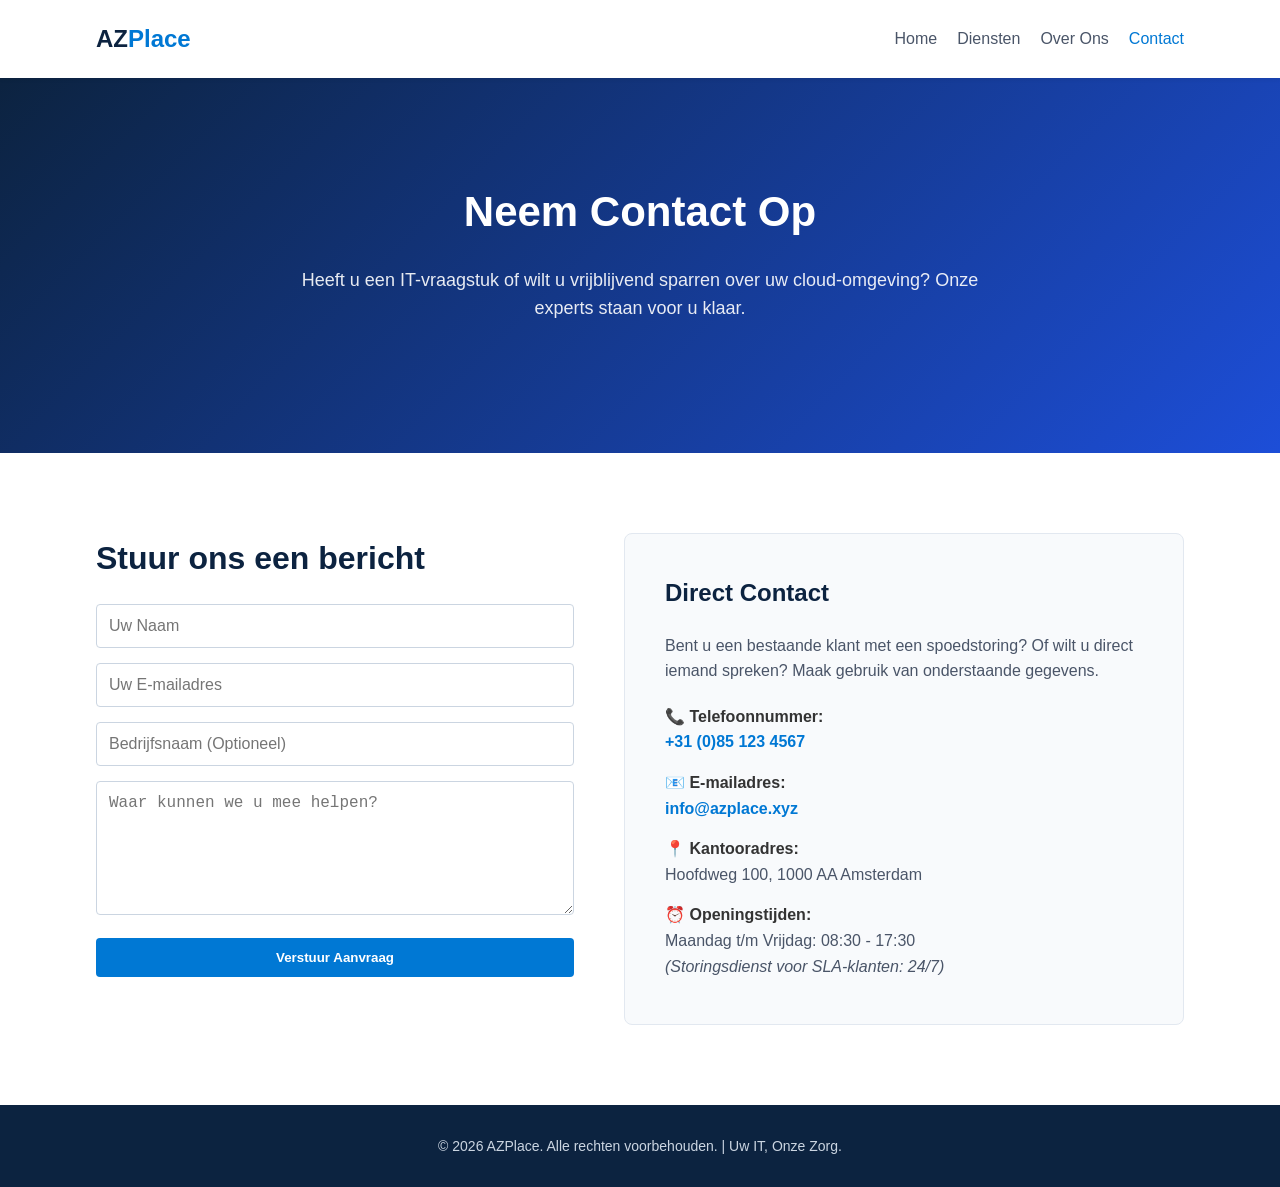
<file: .github/workflows/contact.html>
<!DOCTYPE html>
<html lang="nl">
<head>
    <meta charset="UTF-8">
    <meta name="viewport" content="width=device-width, initial-scale=1.0">
    <title>Contact | AZPlace IT-Diensten</title>
    <link rel="stylesheet" href="styles.css">
</head>
<body>
    <header>
        <div class="container">
            <div class="logo">AZ<span>Place</span></div>
            <nav>
                <ul>
                    <li><a href="index.html">Home</a></li>
                    <li><a href="diensten.html">Diensten</a></li>
                    <li><a href="over-ons.html">Over Ons</a></li>
                    <li><a href="contact.html" class="active">Contact</a></li>
                </ul>
            </nav>
        </div>
    </header>

    <section class="hero">
        <div class="container">
            <h1>Neem Contact Op</h1>
            <p>Heeft u een IT-vraagstuk of wilt u vrijblijvend sparren over uw cloud-omgeving? Onze experts staan voor u klaar.</p>
        </div>
    </section>

    <section class="contact">
        <div class="container" style="display: flex; gap: 50px; align-items: flex-start;">
            
            <div style="flex: 1;">
                <h2 style="text-align: left; margin-bottom: 20px;">Stuur ons een bericht</h2>
                <form onsubmit="event.preventDefault(); alert('Bedankt! Uw bericht is ontvangen. AZPlace neemt binnen 24 uur contact met u op.');" style="max-width: 100%; margin: 0;">
                    <input type="text" placeholder="Uw Naam" required>
                    <input type="email" placeholder="Uw E-mailadres" required>
                    <input type="text" placeholder="Bedrijfsnaam (Optioneel)">
                    <textarea placeholder="Waar kunnen we u mee helpen?" rows="6" required></textarea>
                    <button type="submit" class="btn">Verstuur Aanvraag</button>
                </form>
            </div>

            <div style="flex: 1; background-color: #f8fafc; padding: 40px; border-radius: 8px; border: 1px solid #e2e8f0;">
                <h2 style="text-align: left; margin-bottom: 20px; font-size: 24px;">Direct Contact</h2>
                <p style="text-align: left; margin-bottom: 20px; color: #4a5568;">Bent u een bestaande klant met een spoedstoring? Of wilt u direct iemand spreken? Maak gebruik van onderstaande gegevens.</p>
                
                <div style="margin-bottom: 15px; text-align: left;">
                    <strong>📞 Telefoonnummer:</strong> <br>
                    <span style="color: #0078d4; font-weight: 600;">+31 (0)85 123 4567</span>
                </div>

                <div style="margin-bottom: 15px; text-align: left;">
                    <strong>📧 E-mailadres:</strong> <br>
                    <span style="color: #0078d4; font-weight: 600;">info@azplace.xyz</span>
                </div>

                <div style="margin-bottom: 15px; text-align: left;">
                    <strong>📍 Kantooradres:</strong> <br>
                    <span style="color: #4a5568;">Hoofdweg 100, 1000 AA Amsterdam</span>
                </div>

                <div style="margin-bottom: 5px; text-align: left;">
                    <strong>⏰ Openingstijden:</strong> <br>
                    <span style="color: #4a5568;">Maandag t/m Vrijdag: 08:30 - 17:30 <br> <em>(Storingsdienst voor SLA-klanten: 24/7)</em></span>
                </div>
            </div>

        </div>
    </section>

    <footer>
        <div class="container">
            <p>&copy; 2026 AZPlace. Alle rechten voorbehouden. | Uw IT, Onze Zorg.</p>
        </div>
    </footer>
</body>
</html>
</file>
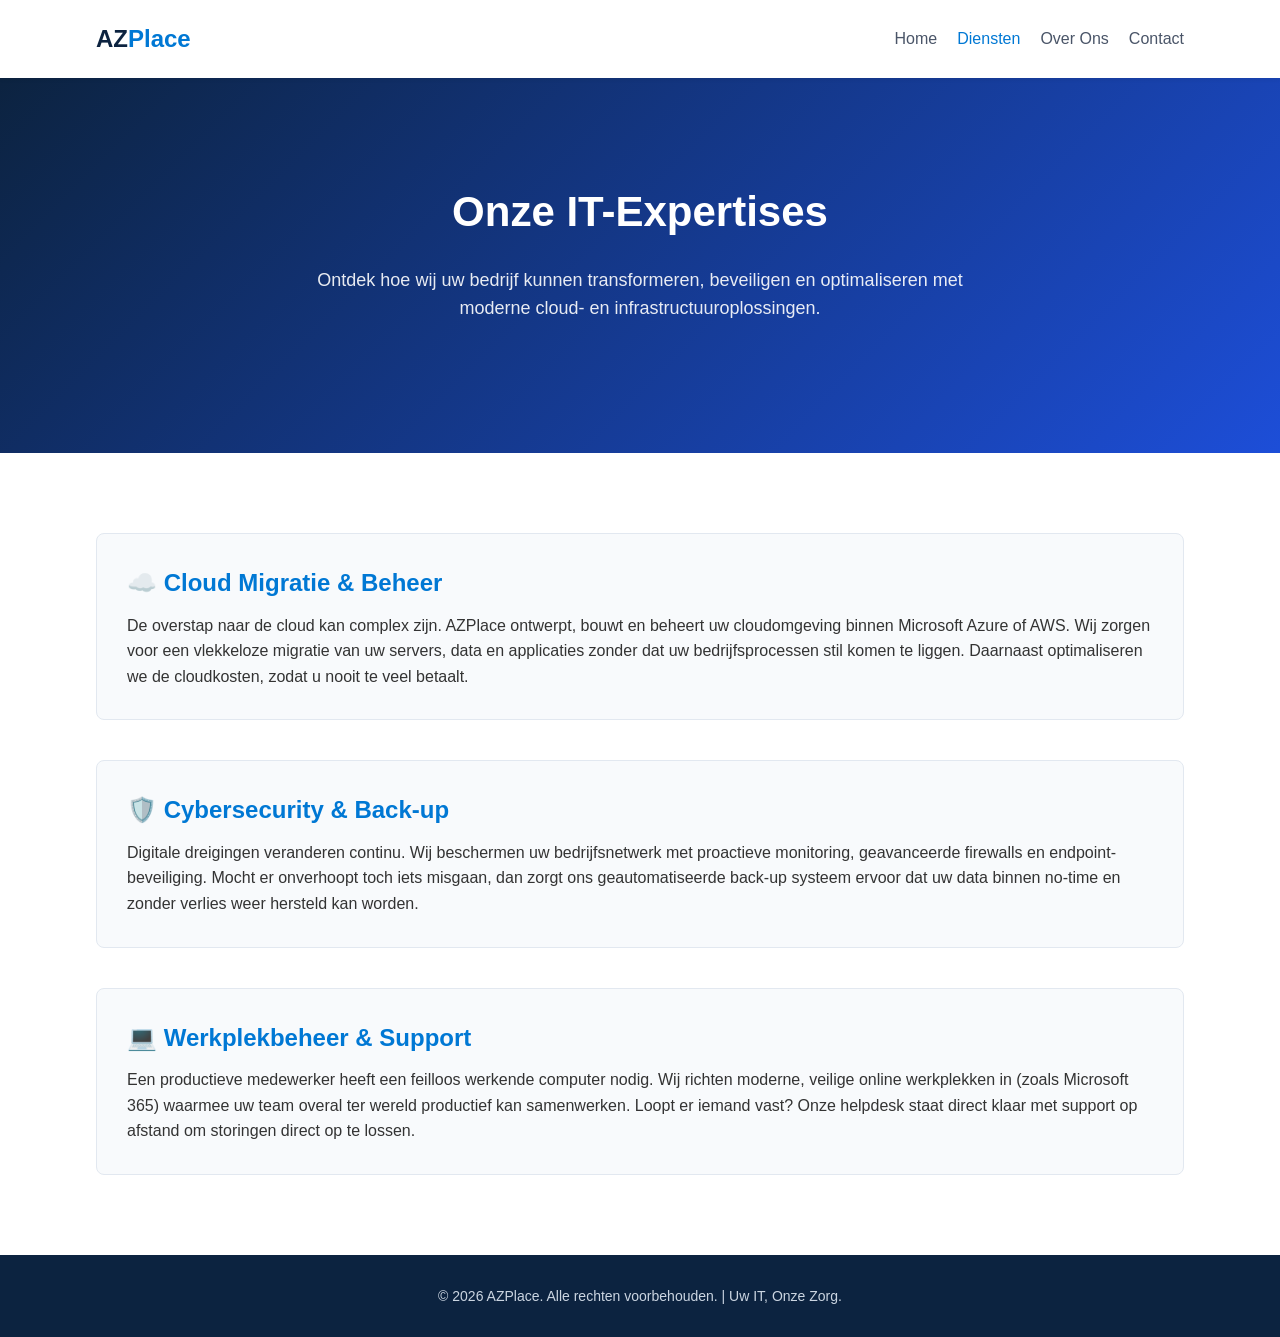
<file: .github/workflows/diensten.html>
<!DOCTYPE html>
<html lang="nl">
<head>
    <meta charset="UTF-8">
    <meta name="viewport" content="width=device-width, initial-scale=1.0">
    <title>Onze Diensten | AZPlace IT-Diensten</title>
    <link rel="stylesheet" href="styles.css">
</head>
<body>
    <header>
        <div class="container">
            <div class="logo">AZ<span>Place</span></div>
            <nav>
                <ul>
                    <li><a href="index.html">Home</a></li>
                    <li><a href="diensten.html" class="active">Diensten</a></li>
                    <li><a href="over-ons.html">Over Ons</a></li>
                    <li><a href="contact.html">Contact</a></li>
                </ul>
            </nav>
        </div>
    </header>

    <section class="hero">
        <div class="container">
            <h1>Onze IT-Expertises</h1>
            <p>Ontdek hoe wij uw bedrijf kunnen transformeren, beveiligen en optimaliseren met moderne cloud- en infrastructuuroplossingen.</p>
        </div>
    </section>

    <section class="services" style="background-color: #ffffff;">
        <div class="container">
            <div class="services-grid" style="display: flex; flex-direction: column; gap: 40px;">
                
                <div class="service-card" style="flex: none; width: 100%;">
                    <h3 style="font-size: 24px; margin-bottom: 10px;">☁️ Cloud Migratie & Beheer</h3>
                    <p>De overstap naar de cloud kan complex zijn. AZPlace ontwerpt, bouwt en beheert uw cloudomgeving binnen Microsoft Azure of AWS. Wij zorgen voor een vlekkeloze migratie van uw servers, data en applicaties zonder dat uw bedrijfsprocessen stil komen te liggen. Daarnaast optimaliseren we de cloudkosten, zodat u nooit te veel betaalt.</p>
                </div>

                <div class="service-card" style="flex: none; width: 100%;">
                    <h3 style="font-size: 24px; margin-bottom: 10px;">🛡️ Cybersecurity & Back-up</h3>
                    <p>Digitale dreigingen veranderen continu. Wij beschermen uw bedrijfsnetwerk met proactieve monitoring, geavanceerde firewalls en endpoint-beveiliging. Mocht er onverhoopt toch iets misgaan, dan zorgt ons geautomatiseerde back-up systeem ervoor dat uw data binnen no-time en zonder verlies weer hersteld kan worden.</p>
                </div>

                <div class="service-card" style="flex: none; width: 100%;">
                    <h3 style="font-size: 24px; margin-bottom: 10px;">💻 Werkplekbeheer & Support</h3>
                    <p>Een productieve medewerker heeft een feilloos werkende computer nodig. Wij richten moderne, veilige online werkplekken in (zoals Microsoft 365) waarmee uw team overal ter wereld productief kan samenwerken. Loopt er iemand vast? Onze helpdesk staat direct klaar met support op afstand om storingen direct op te lossen.</p>
                </div>

            </div>
        </div>
    </section>

    <footer>
        <div class="container">
            <p>&copy; 2026 AZPlace. Alle rechten voorbehouden. | Uw IT, Onze Zorg.</p>
        </div>
    </footer>
</body>
</html>
</file>
<file: .github/workflows/styles.css>
/* Algemene Stijlen */
* {
    box-sizing: border-box;
    margin: 0;
    padding: 0;
}

body {
    font-family: 'Segoe UI', Tahoma, Geneva, Verdana, sans-serif;
    line-height: 1.6;
    color: #333333;
    background-color: #fafbfc;
}

.container {
    width: 85%;
    max-width: 1200px;
    margin: 0 auto;
}

/* Navigatiebalk */
header {
    background-color: #ffffff;
    box-shadow: 0 2px 4px rgba(0, 0, 0, 0.05);
    position: sticky;
    top: 0;
    z-index: 100;
    padding: 20px 0;
}

header .container {
    display: flex;
    justify-content: space-between;
    align-items: center;
}

.logo {
    font-size: 24px;
    font-weight: 700;
    color: #0c2340;
}

.logo span {
    color: #0078d4;
}

nav ul {
    display: flex;
    list-style: none;
}

nav ul li {
    margin-left: 20px;
}

nav ul li a {
    text-decoration: none;
    color: #4a5568;
    font-weight: 500;
    transition: color 0.3s;
}

nav ul li a:hover, nav ul li a.active {
    color: #0078d4;
}

/* Hero Sectie */
.hero {
    background: linear-gradient(135deg, #0c2340 0%, #1d4ed8 100%);
    color: #ffffff;
    padding: 100px 0;
    text-align: center;
}

.hero h1 {
    font-size: 42px;
    margin-bottom: 20px;
    font-weight: 700;
}

.hero p {
    font-size: 18px;
    margin-bottom: 30px;
    max-width: 700px;
    margin-left: auto;
    margin-right: auto;
    opacity: 0.9;
}

.btn {
    display: inline-block;
    background-color: #0078d4;
    color: #ffffff;
    padding: 12px 30px;
    text-decoration: none;
    border-radius: 4px;
    font-weight: 600;
    transition: background-color 0.3s;
    border: none;
    cursor: pointer;
}

.btn:hover {
    background-color: #005a9e;
}

/* Diensten Sectie */
.services {
    padding: 80px 0;
    background-color: #ffffff;
}

.services h2 {
    text-align: center;
    font-size: 32px;
    color: #0c2340;
    margin-bottom: 40px;
}

.services-grid {
    display: flex;
    justify-content: space-between;
    gap: 20px;
}

.service-card {
    flex: 1;
    background-color: #f8fafc;
    padding: 30px;
    border-radius: 8px;
    border: 1px solid #e2e8f0;
    transition: transform 0.3s, box-shadow 0.3s;
}

.service-card:hover {
    transform: translateY(-5px);
    box-shadow: 0 10px 20px rgba(0, 0, 0, 0.05);
}

.service-card h3 {
    color: #0078d4;
    margin-bottom: 15px;
    font-size: 20px;
}

/* Over Ons */
.about {
    padding: 80px 0;
    background-color: #f1f5f9;
    text-align: center;
}

.about h2 {
    font-size: 32px;
    color: #0c2340;
    margin-bottom: 20px;
}

.about p {
    max-width: 800px;
    margin: 0 auto;
    font-size: 16px;
    color: #4a5568;
}

/* Contact Sectie */
.contact {
    padding: 80px 0;
    background-color: #ffffff;
}

.contact h2 {
    text-align: center;
    font-size: 32px;
    color: #0c2340;
    margin-bottom: 10px;
}

.contact p {
    text-align: center;
    color: #64748b;
    margin-bottom: 40px;
}

form {
    max-width: 600px;
    margin: 0 auto;
}

form input, form textarea {
    width: 100%;
    padding: 12px;
    margin-bottom: 15px;
    border: 1px solid #cbd5e1;
    border-radius: 4px;
    font-size: 16px;
}

form input:focus, form textarea:focus {
    outline: none;
    border-color: #0078d4;
}

form button {
    width: 100%;
}

/* Footer */
footer {
    background-color: #0c2340;
    color: #cbd5e1;
    padding: 30px 0;
    text-align: center;
    font-size: 14px;
}
</file>
